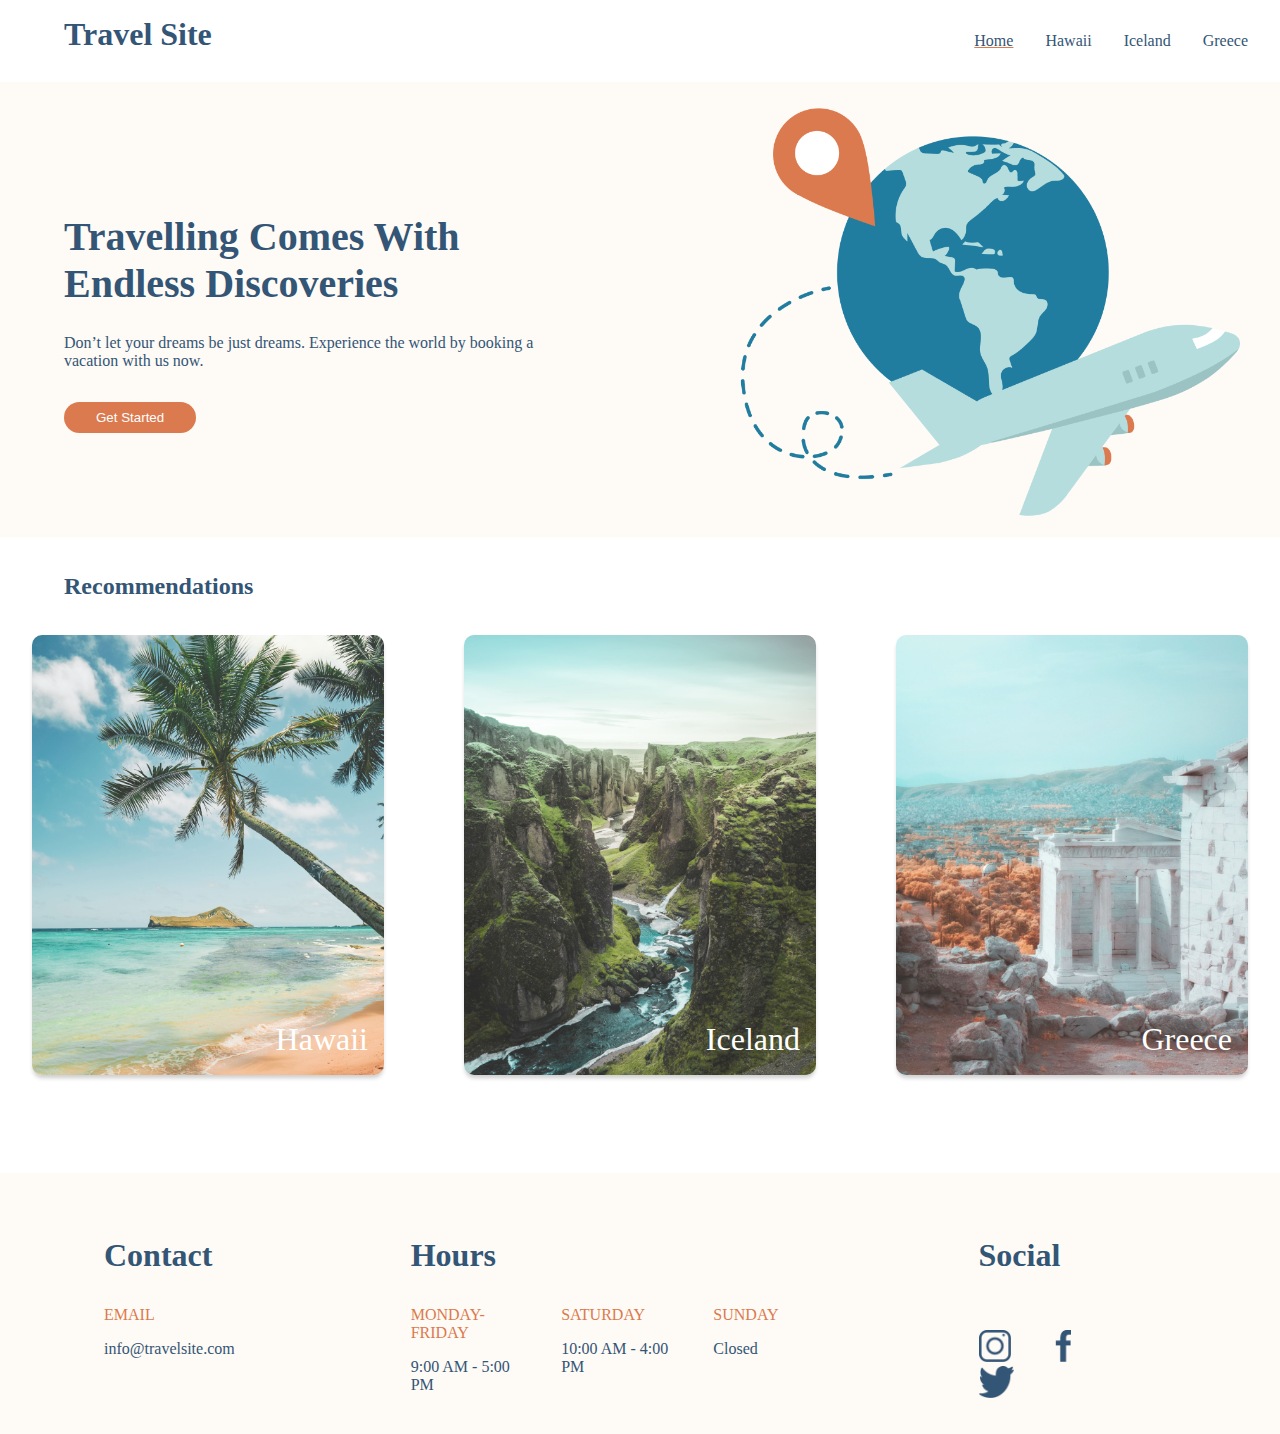
<file: index.html>
<!DOCTYPE html>
<html lang="en">
  <head>
    <!-- Meta tags -->
    <meta charset="UTF-8" />
    <meta http-equiv="X-UA-Compatible" content="IE=edge" />
    <meta name="viewport" content="width=device-width, initial-scale=1.0" />

    <!-- Stylesheet -->
    <link rel="stylesheet" href="./styles/main.css" />

    <!-- Title -->
    <title>Travel Site</title>
  </head>

  <body>
    <!-- Header section -->
    <header class="header">
      <h1 class="header__title">Travel Site</h1>

      <!-- Navigation -->
      <nav class="nav">
        <ul class="nav__list">
          <li class="nav__list-item">
            <a class="nav__link nav__link--active" href="">Home</a>
          </li>
          <li class="nav__list-item">
            <a class="nav__link" href="./pages/hawaii.html">Hawaii</a>
          </li>
          <li class="nav__list-item">
            <a class="nav__link" href="./pages/iceland.html">Iceland</a>
          </li>
          <li class="nav__list-item">
            <a class="nav__link" href="./pages/greece.html">Greece</a>
          </li>
        </ul>
      </nav>
    </header>

    <!-- Hero section -->
    <section class="hero">
      <div class="hero__description">
        <h1 class="hero__description--title">
          Travelling Comes With Endless Discoveries
        </h1>
        <p class="hero__description--tagline">
          Don’t let your dreams be just dreams. Experience the world by booking
          a vacation with us now.
        </p>
        <button class="hero__description--btn">Get Started</button>
      </div>
      <div class="hero__image-container">
        <img
          class="hero__image-container--image"
          src="Assets/Images/hero.png"
          alt="hero image"
        />
      </div>
    </section>

    <!-- Destination section -->
    <section class="destination">
      <div class="destination__title">
        <h2 class="destination__title--text">Recommendations</h2>
      </div>
      <div class="card__wrap--outer">
        <div class="card__wrap--inner">
          <a href="./pages/hawaii.html" class="card card__wrap--hawaii">
            <div class="card__content">Hawaii</div>
          </a>

          <a href="./pages/iceland.html" class="card card__wrap--iceland">
            <div class="card__content">Iceland</div>
          </a>

          <a href="./pages/greece.html" class="card card__wrap--greece">
            <div class="card__content">Greece</div>
          </a>
        </div>
      </div>
    </section>

    <!-- Footer section -->
    <footer class="footer">
      <div class="footer__contact">
        <div class="footer__contact__title-container">
          <h3 class="footer__contact__title-container--title">Contact</h3>
        </div>
        <div class="footer__contact__subtitle-container">
          <p class="footer__contact__subtitle-container--heading">EMAIL</p>
        </div>
        <div class="footer__contact__email-container">
          <p class="footer__contact__email-container--email">
            info@travelsite.com
          </p>
        </div>
      </div>
      <div class="footer__hours">
        <div class="footer__hours__title-container">
          <h3 class="footer__hours__title-container--heading">Hours</h3>
        </div>

        <div class="footer__hours__time-outer-container">
          <div class="footer__hours__time-inner-container">
            <div class="footer__hours__time-inner-container--weekdaytitle">
              MONDAY-FRIDAY
            </div>
            <div class="footer__hours__time-inner-container--weekdayhours">
              9:00 AM - 5:00 PM
            </div>
          </div>

          <div class="footer__hours__time-inner-container">
            <div class="footer__hours__time-inner-container--saturdaytitle">
              SATURDAY
            </div>
            <div class="footer__hours__time-inner-container--saturdayhours">
              10:00 AM - 4:00 PM
            </div>
          </div>

          <div class="footer__hours__time-inner-container">
            <div class="footer__hours__time-inner-container--sundaytitle">
              SUNDAY
            </div>
            <div class="footer__hours__time-inner-container--sundayhours">
              Closed
            </div>
          </div>
        </div>
      </div>

      <div class="footer__social">
        <div class="footer__social__text-container">
          <h3 class="footer__social__text-container--heading">Social</h3>
        </div>
        <div class="footer__social__icons-container">
          <img
            class="footer__icon"
            src="./Assets/Icons/icon-instagram.png"
            alt="Instagram"
          />
          <img
            class="footer__icon"
            src="./Assets/Icons/icon-facebook.png"
            alt="Facebook"
          />
          <img
            class="footer__icon"
            src="./Assets/Icons/icon-twitter.png"
            alt="Twitter"
          />
        </div>
      </div>
    </footer>
  </body>
</html>
</file>
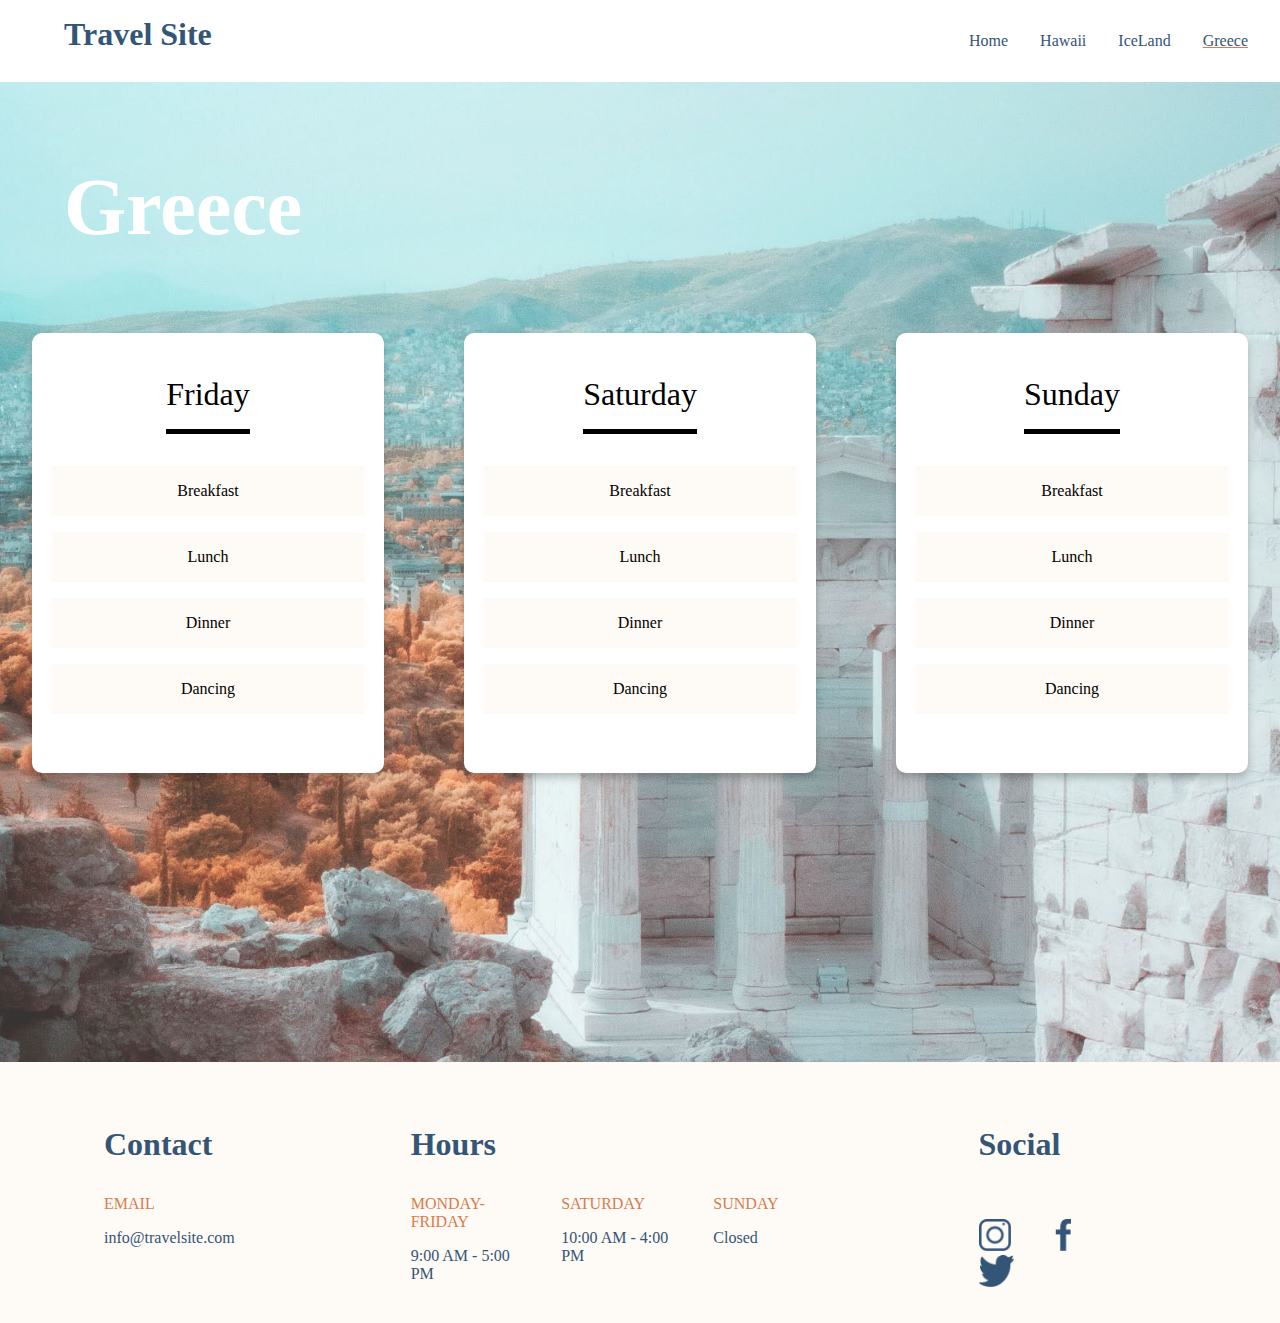
<file: pages/greece.html>
<!DOCTYPE html>
<html lang="en">
  <head>
    <meta charset="UTF-8" />
    <meta http-equiv="X-UA-Compatible" content="IE=edge" />
    <meta name="viewport" content="width=device-width, initial-scale=1.0" />
    <link rel="stylesheet" href="/styles/main.css" />
    <title>Greece</title>
  </head>
  <body>
    <header class="header">
      <h1 class="header__title">Travel Site</h1>

      <nav class="nav">
        <ul class="nav__list">
          <li class="nav__list-item">
            <a class="nav__link" href="../index.html">Home</a>
          </li>
          <li class="nav__list-item--active">
            <a class="nav__link " href="./hawaii.html">Hawaii</a>
          </li>
          <li class="nav__list-item">
            <a class="nav__link" href="./iceland.html">IceLand</a>
          </li>
          <li class="nav__list-item">
            <a class="nav__link nav__link--active" href="./greece.html">Greece</a>
          </li>
        </ul>
      </nav>
    </header>
    <section class="greece">
      <div class="title">Greece</div>
      <div class="card__wrap--outer">
        <div class="card__wrap--inner">
          <div  class="card card__wrap--friday">
            <div class="card__content">Friday</div>
            <div class="card__content--underline"></div>
            <div class="card__content__container"><div class="card__content__container--text">Breakfast</div></div>
            <div class="card__content__container"><div class="card__content__container--text">Lunch</div></div>
            <div class="card__content__container"><div class="card__content__container--text">Dinner</div></div>
            <div class="card__content__container"><div class="card__content__container--text">Dancing</div></div>
          </div>

          <div class="card card__wrap--saturday">
            <div class="card__content">Saturday</div>
            <div class="card__content--underline"></div>
            <div class="card__content__container"><div class="card__content__container--text">Breakfast</div></div>
            <div class="card__content__container"><div class="card__content__container--text">Lunch</div></div>
            <div class="card__content__container"><div class="card__content__container--text">Dinner</div></div>
            <div class="card__content__container"><div class="card__content__container--text">Dancing</div></div>
        </div>

          <div class="card card__wrap--sunday">
            <div class="card__content">Sunday</div>
            <div class="card__content--underline"></div>
            <div class="card__content__container"><div class="card__content__container--text">Breakfast</div></div>
            <div class="card__content__container"><div class="card__content__container--text">Lunch</div></div>
            <div class="card__content__container"><div class="card__content__container--text">Dinner</div></div>
            <div class="card__content__container"><div class="card__content__container--text">Dancing</div></div>
            </div>
        </div>
      </div>
      </div>
    </section>

    <footer class="footer">
      <div class="footer__contact">
        <div class="footer__contact__title-container">
          <h3 class="footer__contact__title-container--title">Contact</h3>
        </div>
        <div class="footer__contact__subtitle-container">
          <p class="footer__contact__subtitle-container--heading">EMAIL</p>
        </div>
        <div class="footer__contact__email-container">
          <p class="footer__contact__email-container--email">info@travelsite.com</p>
        </div>
      </div>
      <div class="footer__hours">
        <div class="footer__hours__title-container">
          <h3 class="footer__hours__title-container--heading">Hours</h3>
        </div>
    
        <div class="footer__hours__time-outer-container">
          <div class="footer__hours__time-inner-container">
            <div class="footer__hours__time-inner-container--weekdaytitle">MONDAY-FRIDAY</div>
            <div class="footer__hours__time-inner-container--weekdayhours">9:00 AM - 5:00 PM</div>
          </div>
    
          <div class="footer__hours__time-inner-container">
            <div class="footer__hours__time-inner-container--saturdaytitle">SATURDAY</div>
            <div class="footer__hours__time-inner-container--saturdayhours">10:00 AM - 4:00 PM</div>
          </div>
    
          <div class="footer__hours__time-inner-container">
            <div class="footer__hours__time-inner-container--sundaytitle">SUNDAY</div>
            <div class="footer__hours__time-inner-container--sundayhours">Closed</div>
          </div>
        </div>
      </div>
    
      <div class="footer__social">
        <div class="footer__social__text-container"> <h3 class="footer__social__text-container--heading">Social</h3></div>
        <div class="footer__social__icons-container">
          <img class="footer__icon" src="../Assets/Icons/icon-instagram.png" alt="Instagram" />
          <img class="footer__icon" src="../Assets/Icons/icon-facebook.png" alt="Facebook" />
          <img class="footer__icon" src="../Assets/Icons/icon-twitter.png" alt="Twitter" />
        </div>
      </div>
    </footer>
  </body>
</html>
</file>
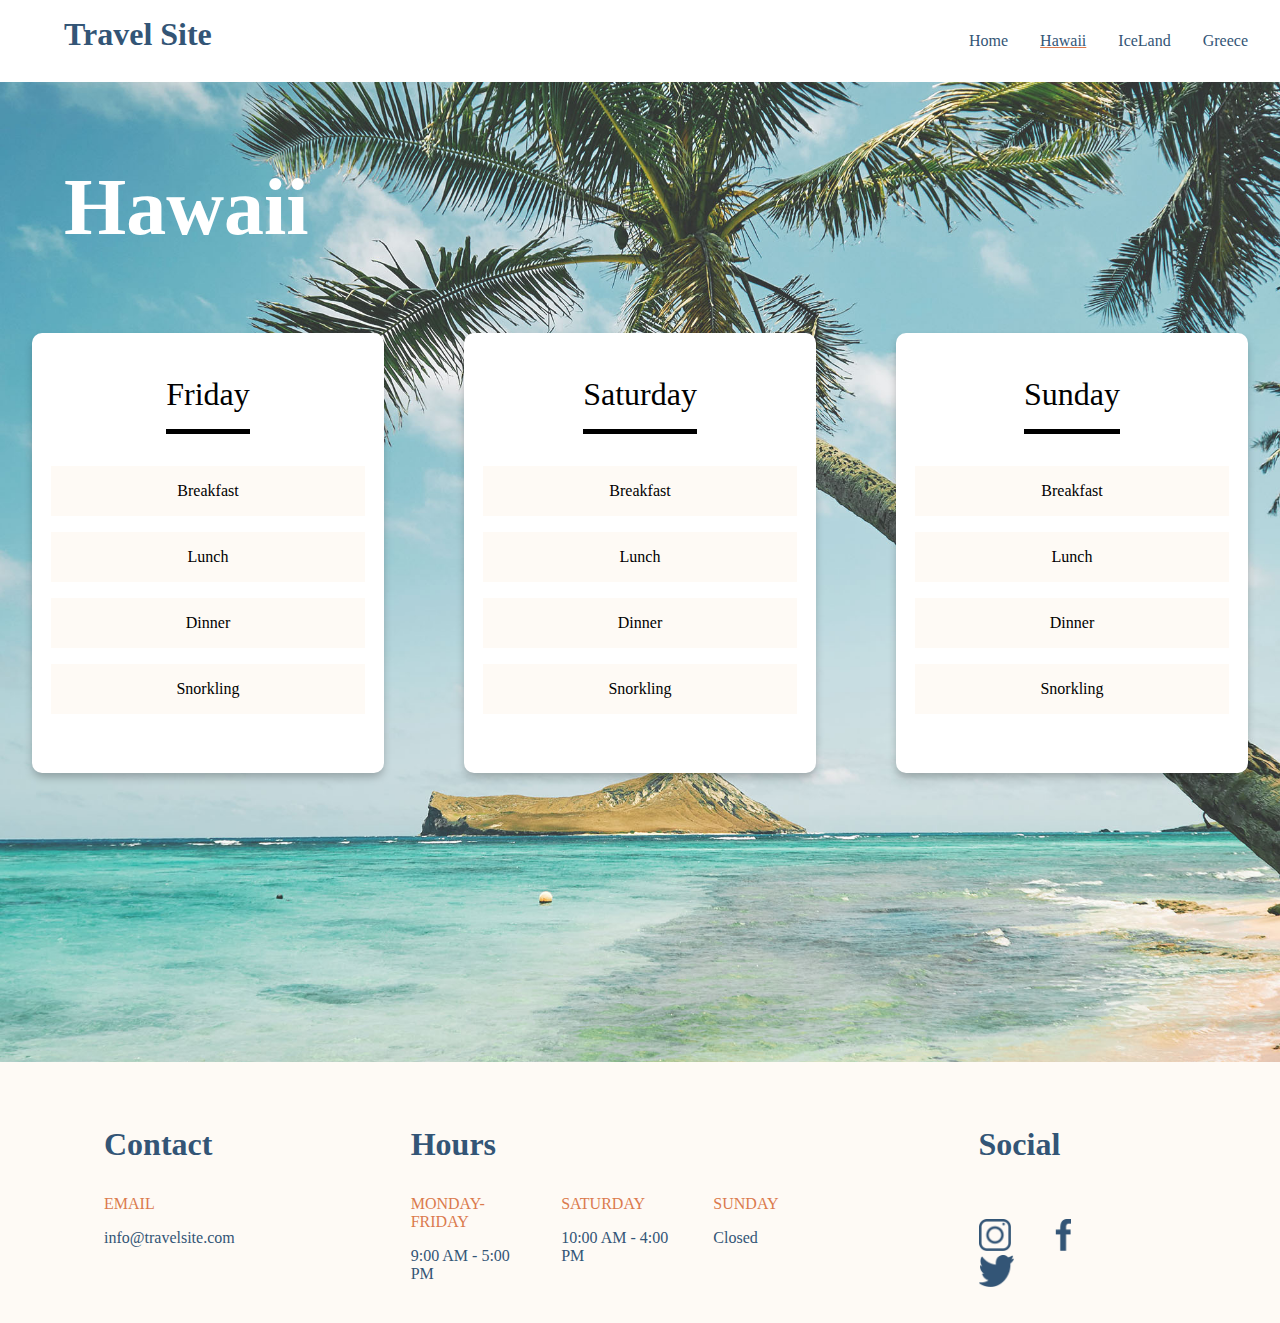
<file: pages/hawaii.html>
<!DOCTYPE html>
<html lang="en">
  <head>
    <meta charset="UTF-8" />
    <meta http-equiv="X-UA-Compatible" content="IE=edge" />
    <meta name="viewport" content="width=device-width, initial-scale=1.0" />
    <link rel="stylesheet" href="/styles/main.css" />
    <title>Hawaii</title>
  </head>
  <body>
    <header class="header">
      <h1 class="header__title">Travel Site</h1>

      <nav class="nav">
        <ul class="nav__list">
          <li class="nav__list-item">
            <a class="nav__link" href="../index.html">Home</a>
          </li>
          <li class="nav__list-item--active">
            <a class="nav__link nav__link--active" href="./hawaii.html">Hawaii</a>
          </li>
          <li class="nav__list-item">
            <a class="nav__link" href="./iceland.html">IceLand</a>
          </li>
          <li class="nav__list-item">
            <a class="nav__link" href="./greece.html">Greece</a>
          </li>
        </ul>
      </nav>
    </header>
    <section class="hawaii">
      <div class="title">Hawaii</div>
      <div class="card__wrap--outer">
        <div class="card__wrap--inner">
          <div  class="card card__wrap--friday">
            <div class="card__content">Friday</div>
            <div class="card__content--underline"></div>
            <div class="card__content__container"><div class="card__content__container--text">Breakfast</div></div>
            <div class="card__content__container"><div class="card__content__container--text">Lunch</div></div>
            <div class="card__content__container"><div class="card__content__container--text">Dinner</div></div>
            <div class="card__content__container"><div class="card__content__container--text">Snorkling</div></div>
          </div>

          <div class="card card__wrap--saturday">
            <div class="card__content">Saturday</div>
            <div class="card__content--underline"></div>
            <div class="card__content__container"><div class="card__content__container--text">Breakfast</div></div>
            <div class="card__content__container"><div class="card__content__container--text">Lunch</div></div>
            <div class="card__content__container"><div class="card__content__container--text">Dinner</div></div>
            <div class="card__content__container"><div class="card__content__container--text">Snorkling</div></div>
        </div>

          <div class="card card__wrap--sunday">
            <div class="card__content">Sunday</div>
            <div class="card__content--underline"></div>
            <div class="card__content__container"><div class="card__content__container--text">Breakfast</div></div>
            <div class="card__content__container"><div class="card__content__container--text">Lunch</div></div>
            <div class="card__content__container"><div class="card__content__container--text">Dinner</div></div>
            <div class="card__content__container"><div class="card__content__container--text">Snorkling</div></div>
            </div>
        </div>
      </div>
      </div>
    </section>

    <footer class="footer">
      <div class="footer__contact">
        <div class="footer__contact__title-container">
          <h3 class="footer__contact__title-container--title">Contact</h3>
        </div>
        <div class="footer__contact__subtitle-container">
          <p class="footer__contact__subtitle-container--heading">EMAIL</p>
        </div>
        <div class="footer__contact__email-container">
          <p class="footer__contact__email-container--email">info@travelsite.com</p>
        </div>
      </div>
      <div class="footer__hours">
        <div class="footer__hours__title-container">
          <h3 class="footer__hours__title-container--heading">Hours</h3>
        </div>
    
        <div class="footer__hours__time-outer-container">
          <div class="footer__hours__time-inner-container">
            <div class="footer__hours__time-inner-container--weekdaytitle">MONDAY-FRIDAY</div>
            <div class="footer__hours__time-inner-container--weekdayhours">9:00 AM - 5:00 PM</div>
          </div>
    
          <div class="footer__hours__time-inner-container">
            <div class="footer__hours__time-inner-container--saturdaytitle">SATURDAY</div>
            <div class="footer__hours__time-inner-container--saturdayhours">10:00 AM - 4:00 PM</div>
          </div>
    
          <div class="footer__hours__time-inner-container">
            <div class="footer__hours__time-inner-container--sundaytitle">SUNDAY</div>
            <div class="footer__hours__time-inner-container--sundayhours">Closed</div>
          </div>
        </div>
      </div>
    
      <div class="footer__social">
        <div class="footer__social__text-container"> <h3 class="footer__social__text-container--heading">Social</h3></div>
        <div class="footer__social__icons-container">
          <img class="footer__icon" src="../Assets/Icons/icon-instagram.png" alt="Instagram" />
          <img class="footer__icon" src="../Assets/Icons/icon-facebook.png" alt="Facebook" />
          <img class="footer__icon" src="../Assets/Icons/icon-twitter.png" alt="Twitter" />
        </div>
      </div>
    </footer>
  </body>
</html>
</file>
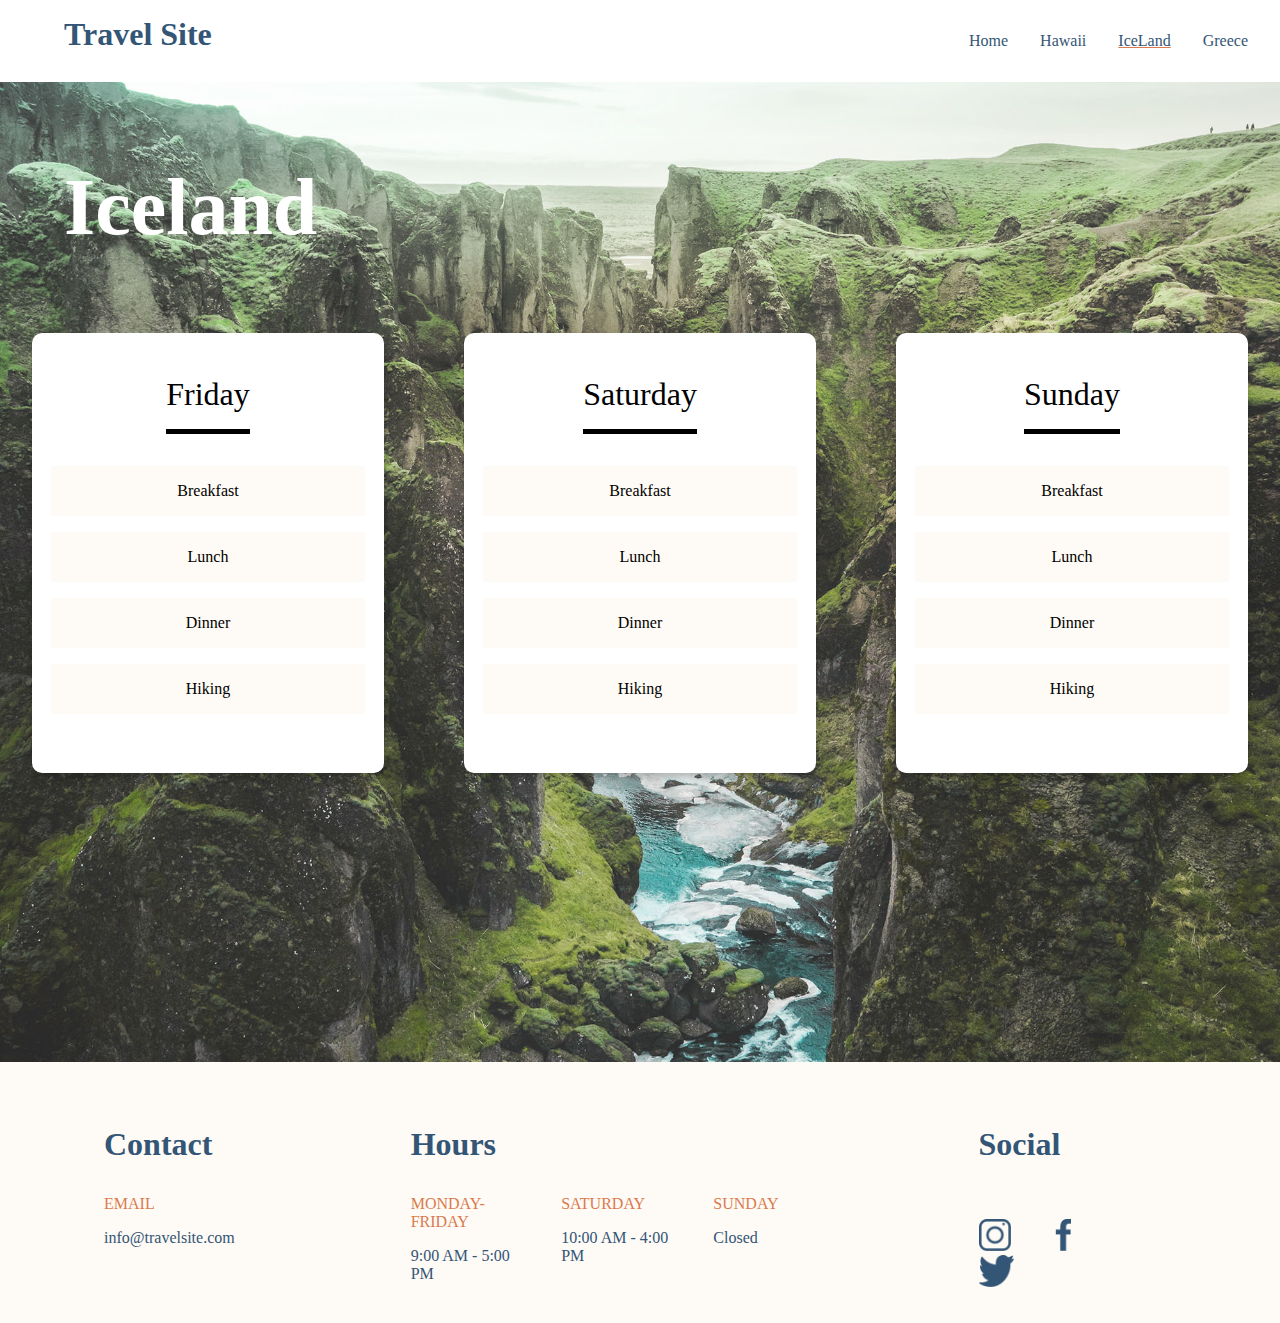
<file: pages/iceland.html>
<!DOCTYPE html>
<html lang="en">
  <head>
    <meta charset="UTF-8" />
    <meta http-equiv="X-UA-Compatible" content="IE=edge" />
    <meta name="viewport" content="width=device-width, initial-scale=1.0" />
    <link rel="stylesheet" href="/styles/main.css" />
    <title>Iceland</title>
  </head>
  <body>
    <header class="header">
      <h1 class="header__title">Travel Site</h1>

      <nav class="nav">
        <ul class="nav__list">
          <li class="nav__list-item">
            <a class="nav__link" href="../index.html">Home</a>
          </li>
          <li class="nav__list-item--active">
            <a class="nav__link " href="./hawaii.html">Hawaii</a>
          </li>
          <li class="nav__list-item">
            <a class="nav__link nav__link--active" href="./iceland.html">IceLand</a>
          </li>
          <li class="nav__list-item">
            <a class="nav__link" href="./greece.html">Greece</a>
          </li>
        </ul>
      </nav>
    </header>
    <section class="iceland">
      <div class="title">Iceland</div>
      <div class="card__wrap--outer">
        <div class="card__wrap--inner">
          <div  class="card card__wrap--friday">
            <div class="card__content">Friday</div>
            <div class="card__content--underline"></div>
            <div class="card__content__container"><div class="card__content__container--text">Breakfast</div></div>
            <div class="card__content__container"><div class="card__content__container--text">Lunch</div></div>
            <div class="card__content__container"><div class="card__content__container--text">Dinner</div></div>
            <div class="card__content__container"><div class="card__content__container--text">Hiking</div></div>
          </div>

          <div class="card card__wrap--saturday">
            <div class="card__content">Saturday</div>
            <div class="card__content--underline"></div>
            <div class="card__content__container"><div class="card__content__container--text">Breakfast</div></div>
            <div class="card__content__container"><div class="card__content__container--text">Lunch</div></div>
            <div class="card__content__container"><div class="card__content__container--text">Dinner</div></div>
            <div class="card__content__container"><div class="card__content__container--text">Hiking</div></div>
        </div>

          <div class="card card__wrap--sunday">
            <div class="card__content">Sunday</div>
            <div class="card__content--underline"></div>
            <div class="card__content__container"><div class="card__content__container--text">Breakfast</div></div>
            <div class="card__content__container"><div class="card__content__container--text">Lunch</div></div>
            <div class="card__content__container"><div class="card__content__container--text">Dinner</div></div>
            <div class="card__content__container"><div class="card__content__container--text">Hiking</div></div>
            </div>
        </div>
      </div>
      </div>
    </section>

    <footer class="footer">
      <div class="footer__contact">
        <div class="footer__contact__title-container">
          <h3 class="footer__contact__title-container--title">Contact</h3>
        </div>
        <div class="footer__contact__subtitle-container">
          <p class="footer__contact__subtitle-container--heading">EMAIL</p>
        </div>
        <div class="footer__contact__email-container">
          <p class="footer__contact__email-container--email">info@travelsite.com</p>
        </div>
      </div>
      <div class="footer__hours">
        <div class="footer__hours__title-container">
          <h3 class="footer__hours__title-container--heading">Hours</h3>
        </div>
    
        <div class="footer__hours__time-outer-container">
          <div class="footer__hours__time-inner-container">
            <div class="footer__hours__time-inner-container--weekdaytitle">MONDAY-FRIDAY</div>
            <div class="footer__hours__time-inner-container--weekdayhours">9:00 AM - 5:00 PM</div>
          </div>
    
          <div class="footer__hours__time-inner-container">
            <div class="footer__hours__time-inner-container--saturdaytitle">SATURDAY</div>
            <div class="footer__hours__time-inner-container--saturdayhours">10:00 AM - 4:00 PM</div>
          </div>
    
          <div class="footer__hours__time-inner-container">
            <div class="footer__hours__time-inner-container--sundaytitle">SUNDAY</div>
            <div class="footer__hours__time-inner-container--sundayhours">Closed</div>
          </div>
        </div>
      </div>
    
      <div class="footer__social">
        <div class="footer__social__text-container"> <h3 class="footer__social__text-container--heading">Social</h3></div>
        <div class="footer__social__icons-container">
          <img class="footer__icon" src="../Assets/Icons/icon-instagram.png" alt="Instagram" />
          <img class="footer__icon" src="../Assets/Icons/icon-facebook.png" alt="Facebook" />
          <img class="footer__icon" src="../Assets/Icons/icon-twitter.png" alt="Twitter" />
        </div>
      </div>
    </footer>
  </body>
</html>
</file>
<file: styles/main.css>
.header {
  display: flex;
  background: #ffffff;
  padding-top: 1em;
  margin-bottom: 1em;
  padding-left: 2rem;
}
.header__title {
  font-family: "Verdana";
  text-transform: capitalize;
  color: #335576;
  padding: 0;
  margin: 0;
  padding-left: 2rem;
  flex-grow: 1;
}

html,
body {
  margin: 0;
  padding: 0;
  box-sizing: border-box;
}

.nav {
  padding: 1rem;
}
.nav__list {
  display: flex;
  justify-content: space-between;
  margin: 0;
  padding: 0;
  list-style: none;
}
.nav__link {
  text-decoration: none;
  padding: 16px;
  font-family: "Verdana";
  text-transform: capitalize;
  color: #335576;
}
.nav__link--active, .nav__link:hover {
  -webkit-text-decoration: underline #db7a4e;
          text-decoration: underline #db7a4e;
}
.hero {
  background: #fefaf5;
  display: flex;
  font-family: "Verdana";
  padding: 1rem;
  justify-content: center;
  align-items: center;
}
.hero__description {
  flex-grow: 1;
  margin-left: 3rem;
  margin-right: 10rem;
}
.hero__description--title {
  color: #335576;
  font-size: 2.5rem;
}
.hero__description--tagline {
  color: #335576;
  margin-right: 2rem;
}
.hero__description--btn {
  margin-top: 1rem;
  background: #db7a4e;
  color: white;
  border-radius: 1rem;
  padding: 0.5rem 2rem 0.5rem 2rem;
  border: none;
  cursor: pointer;
}
.hero__image-container {
  padding-right: 1.5rem;
}
.hero__image-container--image {
  width: 500px;
}

.footer {
  background-color: #fefaf5;
  font-family: "Verdana";
  padding: 2rem 6.5rem 2rem 6.5rem;
  display: flex;
}
.footer__title {
  color: #335576;
  font-size: 1.5rem;
}
.footer__contact {
  padding-right: 11rem;
}
.footer__contact__title-container--title {
  color: #335576;
  font-size: 2rem;
}
.footer__contact__subtitle-container--heading {
  color: #db7a4e;
}
.footer__contact__email-container--email {
  color: #335576;
}
.footer__hours__title-container--heading {
  color: #335576;
  font-size: 2rem;
}
.footer__hours__time-outer-container {
  display: flex;
  padding-right: 10rem;
}
.footer__hours__time-inner-container {
  padding-right: 2.5rem;
}
.footer__hours__time-inner-container--weekdaytitle, .footer__hours__time-inner-container--saturdaytitle, .footer__hours__time-inner-container--sundaytitle {
  padding-bottom: 1rem;
  color: #db7a4e;
}
.footer__hours__time-inner-container--weekdayhours, .footer__hours__time-inner-container--saturdayhours, .footer__hours__time-inner-container--sundayhours {
  color: #335576;
}
.footer__social__text-container {
  padding-bottom: 1.5rem;
}
.footer__social__text-container--heading {
  font-size: 2rem;
  color: #335576;
}
.footer__icon {
  height: 2rem;
  padding-right: 2.5rem;
}

.hawaii {
  background: url("../../Assets/Images/hawaii.jpg");
  background-size: cover;
  background-position: center;
  height: 100vh;
  font-family: "Verdana";
  padding-bottom: 5rem;
}
.hawaii .title {
  margin-left: 4rem;
  color: white;
  display: flex;
  flex-direction: column;
  font-size: 5rem;
  font-weight: bold;
  padding-top: 5rem;
  padding-bottom: 5rem;
}
.hawaii__title--text {
  color: #335576;
  padding: 1rem;
}
.hawaii .card {
  display: flex;
  flex-direction: column;
  width: 22rem;
  height: 27.5rem;
  border-radius: 0.625rem;
  box-shadow: 0 5px 9px -1px rgba(0, 0, 0, 0.25);
  justify-content: center;
  align-items: center;
  margin: 0 2.5rem;
}
.hawaii .card__content {
  color: black;
  font-size: 2rem;
  border-bottom: 5px solid black;
  padding-bottom: 1rem;
  margin-bottom: 2rem;
}
.hawaii .card__content__container {
  background-color: #fefaf5;
  width: 80%;
  padding: 1rem;
  margin-bottom: 1rem;
}
.hawaii .card__content__container--text {
  display: flex;
  align-items: center;
  justify-content: center;
}
.hawaii .card__wrap--outer {
  display: flex;
  flex-direction: row;
  flex-wrap: wrap;
  justify-content: center;
}
.hawaii .card__wrap--inner {
  display: flex;
  flex-direction: row;
}
.hawaii .card__wrap--friday {
  background-color: white;
}
.hawaii .card__wrap--saturday {
  background-color: white;
}
.hawaii .card__wrap--sunday {
  background-color: white;
}

.iceland {
  background: url("../../Assets/Images/iceland.jpg");
  background-size: cover;
  background-position: center;
  height: 100vh;
  font-family: "Verdana";
  padding-bottom: 5rem;
}
.iceland .title {
  margin-left: 4rem;
  color: white;
  display: flex;
  flex-direction: column;
  font-size: 5rem;
  font-weight: bold;
  padding-top: 5rem;
  padding-bottom: 5rem;
}
.iceland__title--text {
  color: #335576;
  padding: 1rem;
}
.iceland .card {
  display: flex;
  flex-direction: column;
  width: 22rem;
  height: 27.5rem;
  border-radius: 0.625rem;
  box-shadow: 0 5px 9px -1px rgba(0, 0, 0, 0.25);
  justify-content: center;
  align-items: center;
  margin: 0 2.5rem;
}
.iceland .card__content {
  color: black;
  font-size: 2rem;
  border-bottom: 5px solid black;
  padding-bottom: 1rem;
  margin-bottom: 2rem;
}
.iceland .card__content__container {
  background-color: #fefaf5;
  width: 80%;
  padding: 1rem;
  margin-bottom: 1rem;
}
.iceland .card__content__container--text {
  display: flex;
  align-items: center;
  justify-content: center;
}
.iceland .card__wrap--outer {
  display: flex;
  flex-direction: row;
  flex-wrap: wrap;
  justify-content: center;
}
.iceland .card__wrap--inner {
  display: flex;
  flex-direction: row;
}
.iceland .card__wrap--friday {
  background-color: white;
}
.iceland .card__wrap--saturday {
  background-color: white;
}
.iceland .card__wrap--sunday {
  background-color: white;
}

.greece {
  background: url("../../Assets/Images/greece.jpg");
  background-size: cover;
  background-position: center;
  height: 100vh;
  font-family: "Verdana";
  padding-bottom: 5rem;
}
.greece .title {
  margin-left: 4rem;
  color: white;
  display: flex;
  flex-direction: column;
  font-size: 5rem;
  font-weight: bold;
  padding-top: 5rem;
  padding-bottom: 5rem;
}
.greece__title--text {
  color: #335576;
  padding: 1rem;
}
.greece .card {
  display: flex;
  flex-direction: column;
  width: 22rem;
  height: 27.5rem;
  border-radius: 0.625rem;
  box-shadow: 0 5px 9px -1px rgba(0, 0, 0, 0.25);
  justify-content: center;
  align-items: center;
  margin: 0 2.5rem;
}
.greece .card__content {
  color: black;
  font-size: 2rem;
  border-bottom: 5px solid black;
  padding-bottom: 1rem;
  margin-bottom: 2rem;
}
.greece .card__content__container {
  background-color: #fefaf5;
  width: 80%;
  padding: 1rem;
  margin-bottom: 1rem;
}
.greece .card__content__container--text {
  display: flex;
  align-items: center;
  justify-content: center;
}
.greece .card__wrap--outer {
  display: flex;
  flex-direction: row;
  flex-wrap: wrap;
  justify-content: center;
}
.greece .card__wrap--inner {
  display: flex;
  flex-direction: row;
}
.greece .card__wrap--friday {
  background-color: white;
}
.greece .card__wrap--saturday {
  background-color: white;
}
.greece .card__wrap--sunday {
  background-color: white;
}

.destination {
  background: #ffffff;
  height: 33.5rem;
  font-family: "Verdana";
  padding-bottom: 5rem;
}
.destination__title {
  margin-left: 3rem;
}
.destination__title--text {
  color: #335576;
  padding: 1rem;
}
.destination .card {
  display: flex;
  flex-direction: column;
  width: 22rem;
  height: 27.5rem;
  border-radius: 0.625rem;
  box-shadow: 0 4px 4px -1px rgba(0, 0, 0, 0.2);
  justify-content: space-around;
  align-items: flex-end;
  margin: 0 2.5rem;
  text-decoration: none;
}
.destination .card__content {
  color: white;
  font-size: 2rem;
  padding-top: 23rem;
  padding-right: 1rem;
  font-style: bold;
}
.destination .card__wrap--outer {
  display: flex;
  flex-direction: row;
  flex-wrap: wrap;
  justify-content: center;
}
.destination .card__wrap--inner {
  display: flex;
  flex-direction: row;
}
.destination .card__wrap--hawaii {
  background: url("../Assets/Images/hawaii.jpg");
  background-size: cover;
  background-position: center;
}
.destination .card__wrap--iceland {
  background: url("../Assets/Images/iceland.jpg");
  background-size: cover;
  background-position: center;
}
.destination .card__wrap--greece {
  background: url("../Assets/Images/greece.jpg");
  background-size: cover;
  background-position: center;
}/*# sourceMappingURL=main.css.map */
</file>
